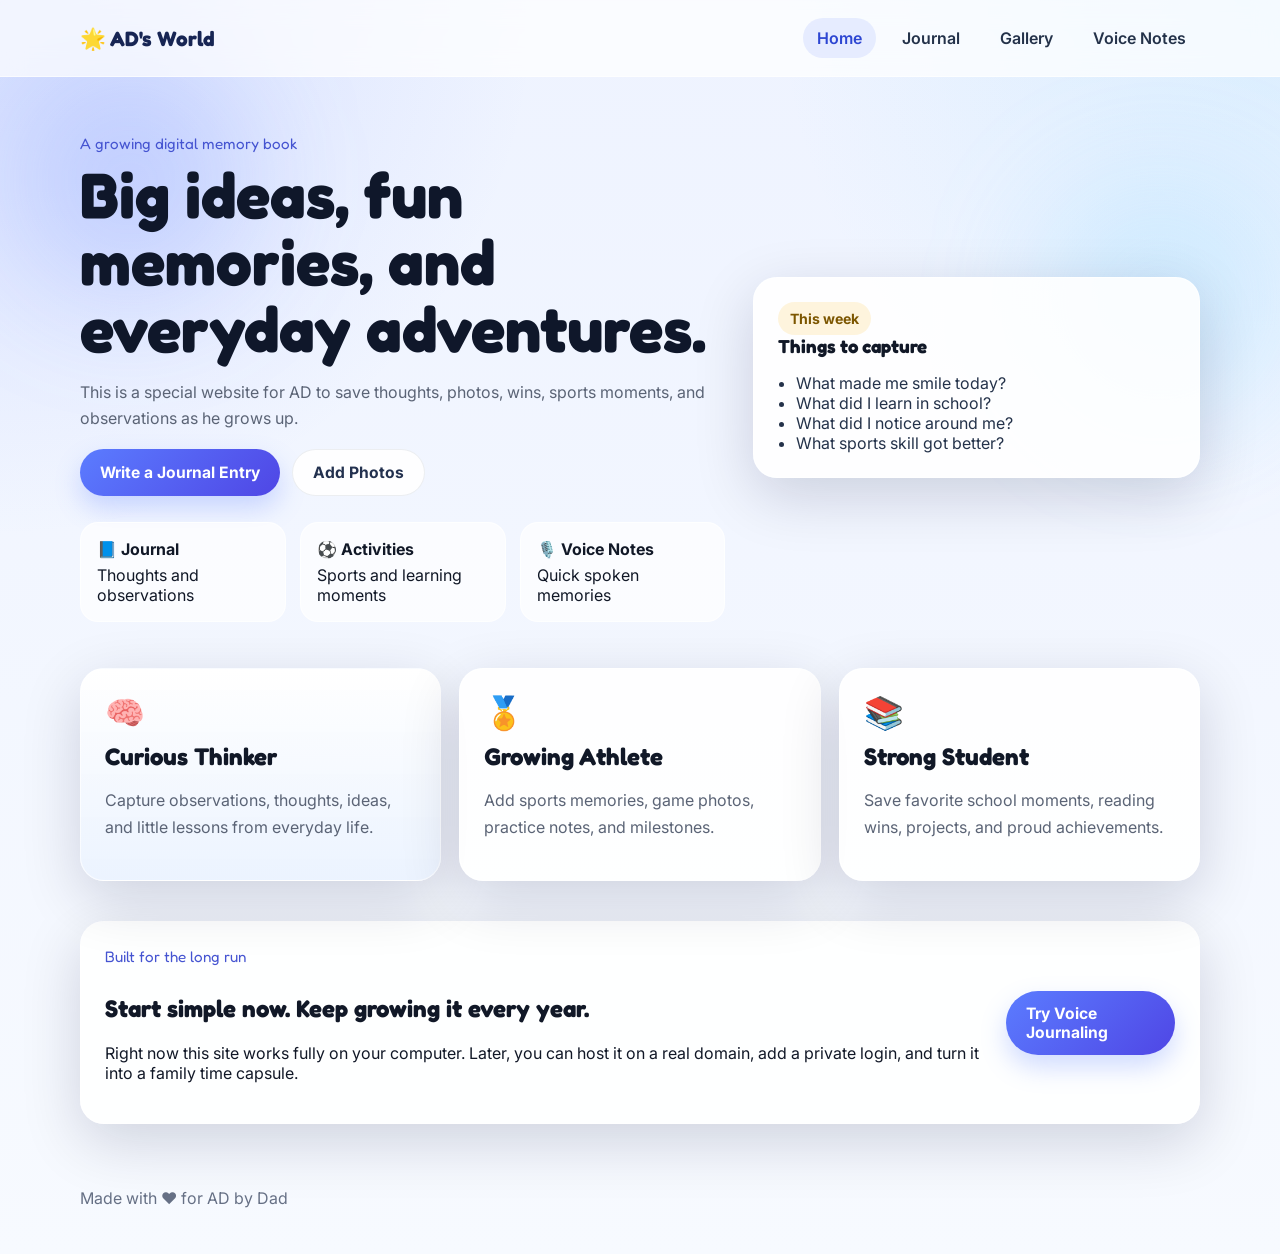
<file: index.html>
<!DOCTYPE html>
<html lang="en">
<head>
  <meta charset="UTF-8" />
  <meta name="viewport" content="width=device-width, initial-scale=1.0" />
  <title>AD's Adventure Journal</title>
  <link rel="preconnect" href="https://fonts.googleapis.com">
  <link rel="preconnect" href="https://fonts.gstatic.com" crossorigin>
  <link href="https://fonts.googleapis.com/css2?family=Fredoka:wght@400;500;600;700&family=Inter:wght@400;500;600;700;800&display=swap" rel="stylesheet">
  <link rel="stylesheet" href="style.css" />
</head>
<body>
  <div class="bg-orb orb-1"></div>
  <div class="bg-orb orb-2"></div>

  <header class="site-header">
    <div class="container nav-wrap">
      <a class="logo" href="index.html">🌟 AD's World</a>
      <nav class="nav">
        <a href="index.html" class="active">Home</a>
        <a href="journal.html">Journal</a>
        <a href="gallery.html">Gallery</a>
        <a href="voice.html">Voice Notes</a>
      </nav>
    </div>
  </header>

  <main>
    <section class="hero container">
      <div class="hero-copy">
        <span class="eyebrow">A growing digital memory book</span>
        <h1>Big ideas, fun memories, and everyday adventures.</h1>
        <p>
          This is a special website for AD to save thoughts, photos, wins, sports moments,
          and observations as he grows up.
        </p>
        <div class="cta-row">
          <a class="btn btn-primary" href="journal.html">Write a Journal Entry</a>
          <a class="btn btn-secondary" href="gallery.html">Add Photos</a>
        </div>
        <div class="mini-stats">
          <div class="stat">
            <strong>📘 Journal</strong>
            <span>Thoughts and observations</span>
          </div>
          <div class="stat">
            <strong>⚽ Activities</strong>
            <span>Sports and learning moments</span>
          </div>
          <div class="stat">
            <strong>🎙️ Voice Notes</strong>
            <span>Quick spoken memories</span>
          </div>
        </div>
      </div>

      <div class="hero-card glass">
        <div class="hero-badge">This week</div>
        <h3>Things to capture</h3>
        <ul class="checklist">
          <li>What made me smile today?</li>
          <li>What did I learn in school?</li>
          <li>What did I notice around me?</li>
          <li>What sports skill got better?</li>
        </ul>
      </div>
    </section>

    <section class="container section-grid">
      <article class="card card-highlight">
        <span class="card-icon">🧠</span>
        <h2>Curious Thinker</h2>
        <p>Capture observations, thoughts, ideas, and little lessons from everyday life.</p>
      </article>

      <article class="card">
        <span class="card-icon">🏅</span>
        <h2>Growing Athlete</h2>
        <p>Add sports memories, game photos, practice notes, and milestones.</p>
      </article>

      <article class="card">
        <span class="card-icon">📚</span>
        <h2>Strong Student</h2>
        <p>Save favorite school moments, reading wins, projects, and proud achievements.</p>
      </article>
    </section>

    <section class="container feature-band glass">
      <div>
        <span class="eyebrow">Built for the long run</span>
        <h2>Start simple now. Keep growing it every year.</h2>
        <p>
          Right now this site works fully on your computer. Later, you can host it on a real domain,
          add a private login, and turn it into a family time capsule.
        </p>
      </div>
      <a class="btn btn-primary" href="voice.html">Try Voice Journaling</a>
    </section>
  </main>

  <footer class="site-footer container">
    <p>Made with ❤️ for AD by Dad</p>
  </footer>
</body>
</html>
</file>
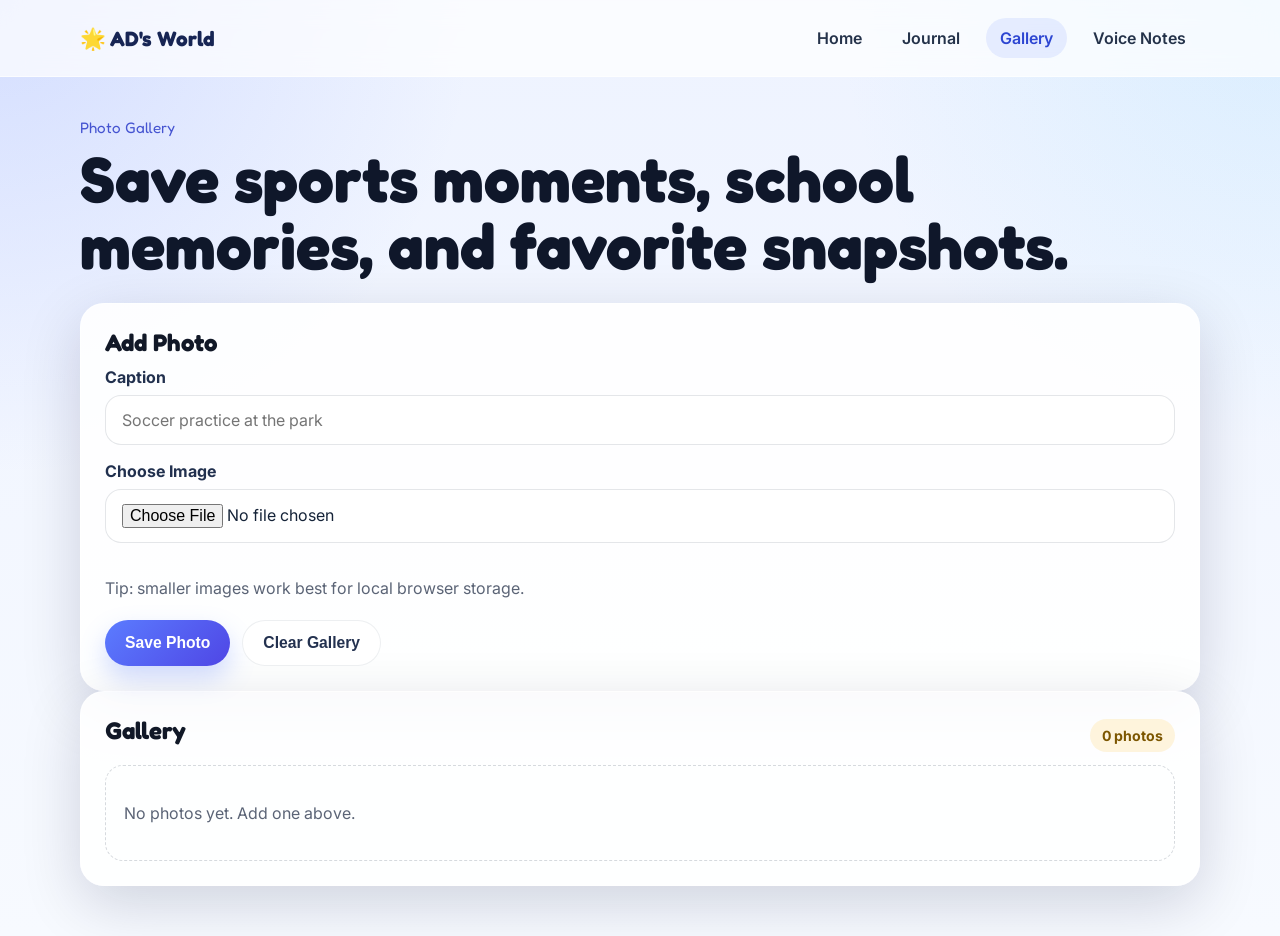
<file: gallery.html>
<!DOCTYPE html>
<html lang="en">
<head>
  <meta charset="UTF-8" />
  <meta name="viewport" content="width=device-width, initial-scale=1.0" />
  <title>Gallery | AD's Adventure Journal</title>
  <link rel="preconnect" href="https://fonts.googleapis.com">
  <link rel="preconnect" href="https://fonts.gstatic.com" crossorigin>
  <link href="https://fonts.googleapis.com/css2?family=Fredoka:wght@400;500;600;700&family=Inter:wght@400;500;600;700;800&display=swap" rel="stylesheet">
  <link rel="stylesheet" href="style.css" />
</head>
<body>
  <header class="site-header">
    <div class="container nav-wrap">
      <a class="logo" href="index.html">🌟 AD's World</a>
      <nav class="nav">
        <a href="index.html">Home</a>
        <a href="journal.html">Journal</a>
        <a href="gallery.html" class="active">Gallery</a>
        <a href="voice.html">Voice Notes</a>
      </nav>
    </div>
  </header>

  <main class="container page-content">
    <section class="page-title">
      <span class="eyebrow">Photo Gallery</span>
      <h1>Save sports moments, school memories, and favorite snapshots.</h1>
    </section>

    <section class="card form-card">
      <h2>Add Photo</h2>
      <label for="photoCaption">Caption</label>
      <input id="photoCaption" type="text" placeholder="Soccer practice at the park" />

      <label for="photoInput">Choose Image</label>
      <input id="photoInput" type="file" accept="image/*" />

      <p class="helper">Tip: smaller images work best for local browser storage.</p>

      <div class="action-row">
        <button class="btn btn-primary" id="savePhotoBtn">Save Photo</button>
        <button class="btn btn-secondary" id="clearGalleryBtn">Clear Gallery</button>
      </div>
    </section>

    <section class="card">
      <div class="section-head">
        <h2>Gallery</h2>
        <span class="pill" id="galleryCount">0 photos</span>
      </div>
      <div id="galleryGrid" class="gallery-grid empty-state">
        <p>No photos yet. Add one above.</p>
      </div>
    </section>
  </main>

  <script src="script.js"></script>
</body>
</html>
</file>
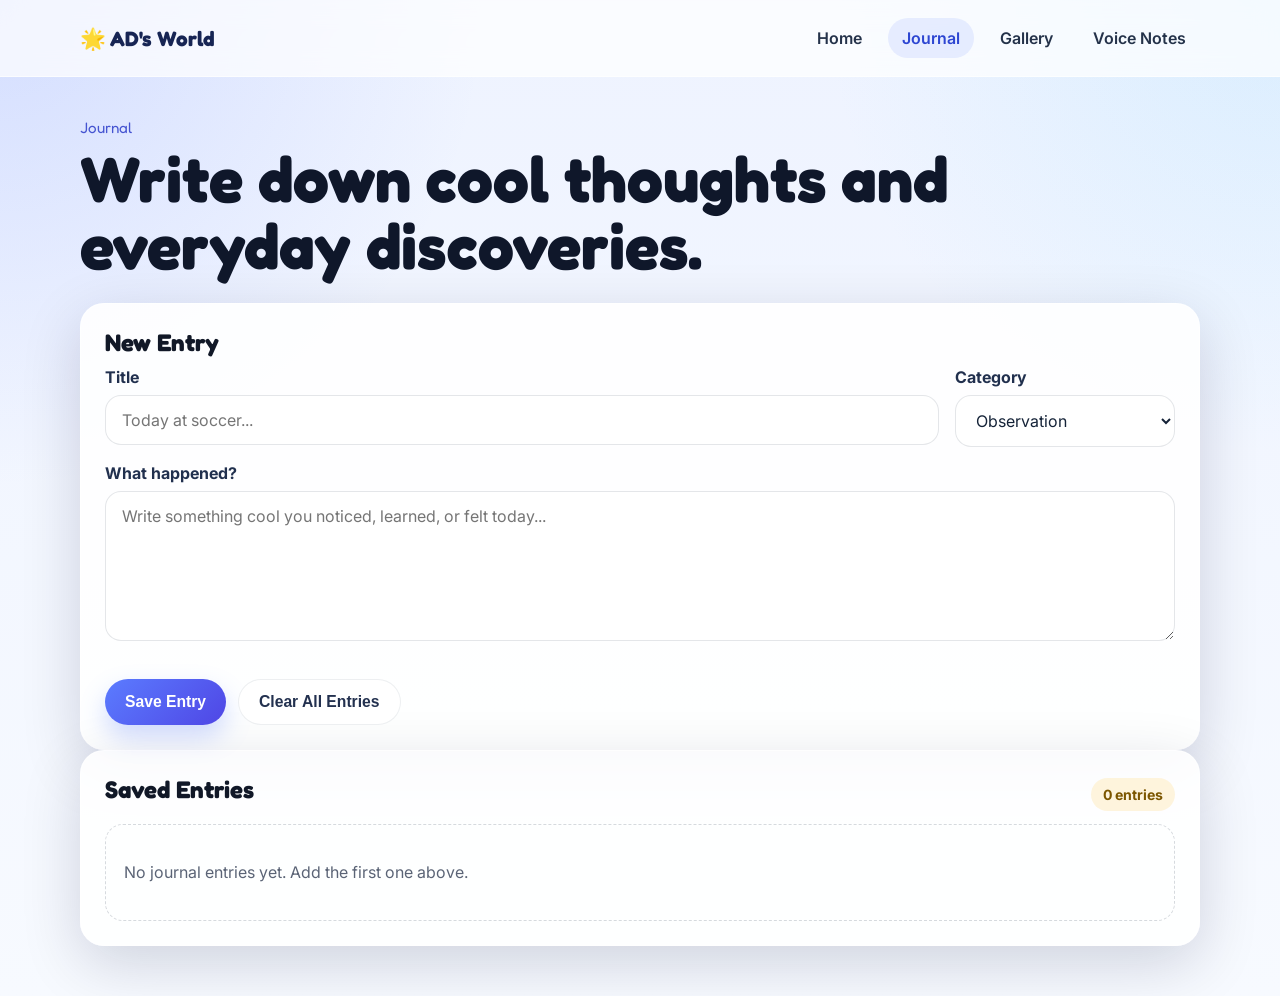
<file: journal.html>
<!DOCTYPE html>
<html lang="en">
<head>
  <meta charset="UTF-8" />
  <meta name="viewport" content="width=device-width, initial-scale=1.0" />
  <title>Journal | AD's Adventure Journal</title>
  <link rel="preconnect" href="https://fonts.googleapis.com">
  <link rel="preconnect" href="https://fonts.gstatic.com" crossorigin>
  <link href="https://fonts.googleapis.com/css2?family=Fredoka:wght@400;500;600;700&family=Inter:wght@400;500;600;700;800&display=swap" rel="stylesheet">
  <link rel="stylesheet" href="style.css" />
</head>
<body>
  <div class="page-shell">
    <header class="site-header">
      <div class="container nav-wrap">
        <a class="logo" href="index.html">🌟 AD's World</a>
        <nav class="nav">
          <a href="index.html">Home</a>
          <a href="journal.html" class="active">Journal</a>
          <a href="gallery.html">Gallery</a>
          <a href="voice.html">Voice Notes</a>
        </nav>
      </div>
    </header>

    <main class="container page-content">
      <section class="page-title">
        <span class="eyebrow">Journal</span>
        <h1>Write down cool thoughts and everyday discoveries.</h1>
      </section>

      <section class="card form-card">
        <h2>New Entry</h2>
        <div class="grid-two">
          <div>
            <label for="title">Title</label>
            <input id="title" type="text" placeholder="Today at soccer..." />
          </div>
          <div>
            <label for="category">Category</label>
            <select id="category">
              <option>Observation</option>
              <option>School</option>
              <option>Sports</option>
              <option>Family</option>
              <option>Fun</option>
            </select>
          </div>
        </div>

        <label for="content">What happened?</label>
        <textarea id="content" rows="6" placeholder="Write something cool you noticed, learned, or felt today..."></textarea>

        <div class="action-row">
          <button class="btn btn-primary" id="saveEntryBtn">Save Entry</button>
          <button class="btn btn-secondary" id="clearEntriesBtn">Clear All Entries</button>
        </div>
      </section>

      <section class="card">
        <div class="section-head">
          <h2>Saved Entries</h2>
          <span class="pill" id="entryCount">0 entries</span>
        </div>
        <div id="entries" class="stack-list empty-state">
          <p>No journal entries yet. Add the first one above.</p>
        </div>
      </section>
    </main>
  </div>

  <script src="script.js"></script>
</body>
</html>
</file>
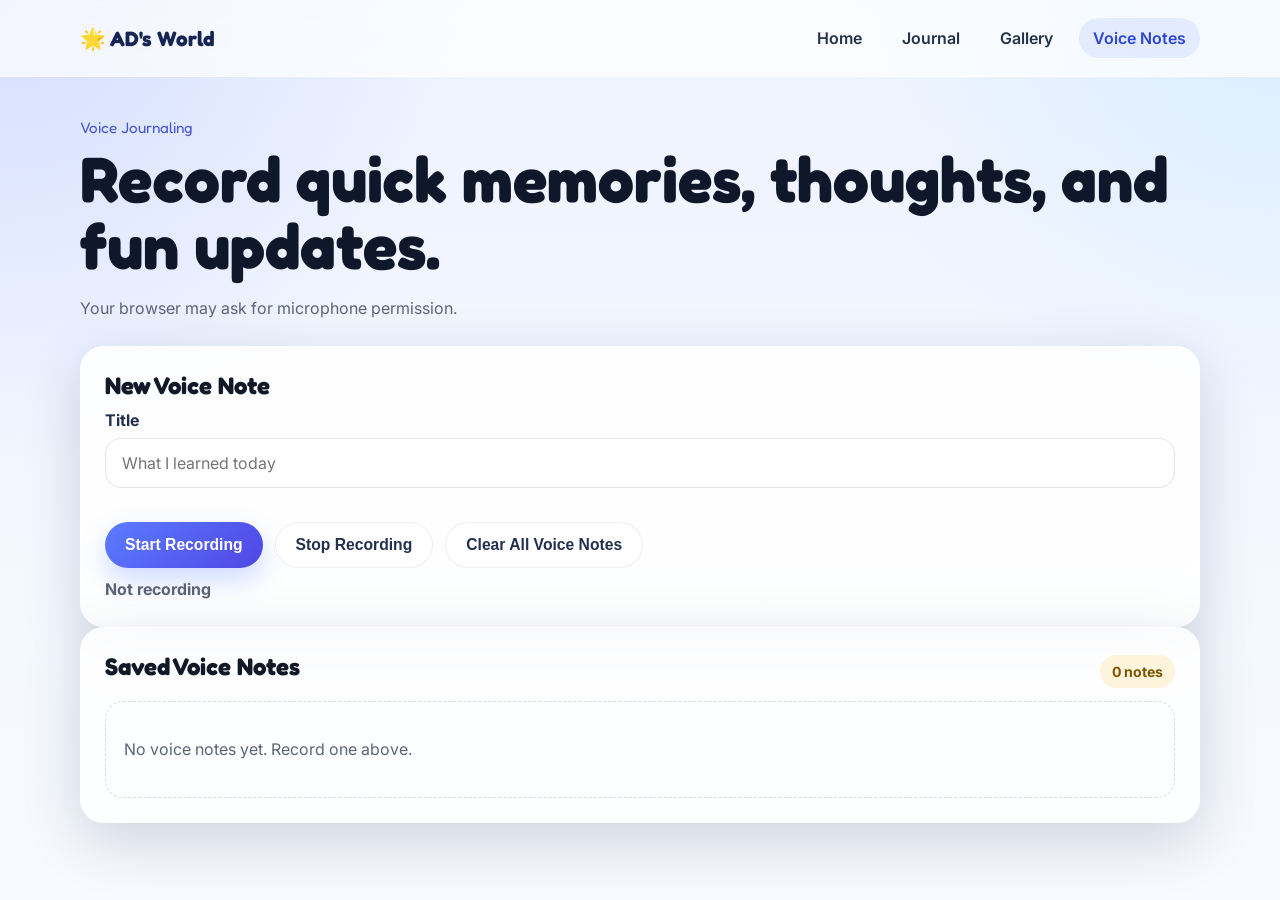
<file: voice.html>
<!DOCTYPE html>
<html lang="en">
<head>
  <meta charset="UTF-8" />
  <meta name="viewport" content="width=device-width, initial-scale=1.0" />
  <title>Voice Notes | AD's Adventure Journal</title>
  <link rel="preconnect" href="https://fonts.googleapis.com">
  <link rel="preconnect" href="https://fonts.gstatic.com" crossorigin>
  <link href="https://fonts.googleapis.com/css2?family=Fredoka:wght@400;500;600;700&family=Inter:wght@400;500;600;700;800&display=swap" rel="stylesheet">
  <link rel="stylesheet" href="style.css" />
</head>
<body>
  <header class="site-header">
    <div class="container nav-wrap">
      <a class="logo" href="index.html">🌟 AD's World</a>
      <nav class="nav">
        <a href="index.html">Home</a>
        <a href="journal.html">Journal</a>
        <a href="gallery.html">Gallery</a>
        <a href="voice.html" class="active">Voice Notes</a>
      </nav>
    </div>
  </header>

  <main class="container page-content">
    <section class="page-title">
      <span class="eyebrow">Voice Journaling</span>
      <h1>Record quick memories, thoughts, and fun updates.</h1>
      <p class="helper">Your browser may ask for microphone permission.</p>
    </section>

    <section class="card form-card">
      <h2>New Voice Note</h2>
      <label for="voiceTitle">Title</label>
      <input id="voiceTitle" type="text" placeholder="What I learned today" />

      <div class="action-row">
        <button class="btn btn-primary" id="startRecordingBtn">Start Recording</button>
        <button class="btn btn-secondary" id="stopRecordingBtn" disabled>Stop Recording</button>
        <button class="btn btn-secondary" id="clearVoiceBtn">Clear All Voice Notes</button>
      </div>

      <div id="recordingStatus" class="recording-status">Not recording</div>
    </section>

    <section class="card">
      <div class="section-head">
        <h2>Saved Voice Notes</h2>
        <span class="pill" id="voiceCount">0 notes</span>
      </div>
      <div id="voiceList" class="stack-list empty-state">
        <p>No voice notes yet. Record one above.</p>
      </div>
    </section>
  </main>

  <script src="script.js"></script>
</body>
</html>
</file>
<file: style.css>
* { box-sizing: border-box; }
:root {
  --card: rgba(255, 255, 255, 0.88);
  --text: #111827;
  --muted: #5b6476;
  --primary: #5b7cff;
  --shadow: 0 18px 60px rgba(8, 15, 52, 0.16);
  --radius: 24px;
}
html, body { margin: 0; padding: 0; min-height: 100%; }
body {
  font-family: "Inter", sans-serif;
  color: var(--text);
  background:
    radial-gradient(circle at top left, rgba(91, 124, 255, 0.18), transparent 30%),
    radial-gradient(circle at top right, rgba(125, 211, 252, 0.18), transparent 28%),
    linear-gradient(180deg, #eef3ff 0%, #f7faff 100%);
}
h1, h2, h3, .logo, .eyebrow { font-family: "Fredoka", sans-serif; }
.container { width: min(1120px, calc(100% - 32px)); margin: 0 auto; }
.site-header {
  position: sticky; top: 0; z-index: 50; backdrop-filter: blur(12px);
  background: rgba(255,255,255,0.7); border-bottom: 1px solid rgba(255,255,255,0.6);
}
.nav-wrap { display: flex; justify-content: space-between; align-items: center; min-height: 76px; gap: 18px; }
.logo { color: #172554; text-decoration: none; font-size: 1.3rem; font-weight: 700; }
.nav { display: flex; gap: 12px; flex-wrap: wrap; }
.nav a { text-decoration: none; color: #24324a; font-weight: 600; padding: 10px 14px; border-radius: 999px; }
.nav a.active, .nav a:hover { background: rgba(91, 124, 255, 0.12); color: #2d46d2; }
.hero { display: grid; grid-template-columns: 1.3fr 0.9fr; gap: 28px; padding: 56px 0 34px; align-items: center; }
.eyebrow { display: inline-block; font-size: 0.95rem; color: #4554d1; margin-bottom: 8px; }
.hero h1, .page-title h1 { font-size: clamp(2rem, 5vw, 4rem); line-height: 1.05; margin: 0 0 14px; color: #0f172a; }
.hero p, .page-title p, .card p, .helper, .recording-status { color: var(--muted); line-height: 1.65; }
.cta-row, .action-row { display: flex; gap: 12px; flex-wrap: wrap; margin-top: 18px; }
.btn {
  appearance: none; border: none; border-radius: 999px; padding: 13px 20px; font-weight: 700; font-size: 0.98rem;
  cursor: pointer; text-decoration: none; display: inline-flex; align-items: center; justify-content: center;
}
.btn-primary { color: white; background: linear-gradient(135deg, #5b7cff 0%, #4f46e5 100%); box-shadow: 0 12px 26px rgba(91, 124, 255, 0.28); }
.btn-secondary { color: #23314f; background: rgba(255, 255, 255, 0.88); border: 1px solid rgba(35, 49, 79, 0.08); }
.glass, .card { background: var(--card); border: 1px solid rgba(255,255,255,0.65); box-shadow: var(--shadow); border-radius: var(--radius); }
.hero-card, .card, .feature-band { padding: 24px; }
.hero-card h3, .card h2 { margin-top: 0; margin-bottom: 10px; }
.hero-badge, .pill {
  display: inline-flex; align-items: center; border-radius: 999px; padding: 8px 12px;
  background: rgba(255, 209, 102, 0.22); color: #7c5600; font-weight: 700; font-size: 0.88rem;
}
.checklist { margin: 16px 0 0; padding-left: 18px; color: #24324a; }
.mini-stats { display: grid; grid-template-columns: repeat(3, 1fr); gap: 14px; margin-top: 26px; }
.stat { background: rgba(255,255,255,0.68); border: 1px solid rgba(255,255,255,0.72); padding: 16px; border-radius: 18px; }
.stat strong { display: block; margin-bottom: 6px; }
.section-grid { display: grid; grid-template-columns: repeat(3, 1fr); gap: 18px; padding: 12px 0 28px; }
.card-highlight { background: linear-gradient(180deg, rgba(255,255,255,0.94), rgba(235,243,255,0.96)); }
.card-icon { font-size: 2rem; display: inline-block; margin-bottom: 10px; }
.feature-band { display: flex; align-items: center; justify-content: space-between; gap: 20px; margin: 12px auto 40px; }
.page-content { padding: 40px 0 50px; }
.page-title { margin-bottom: 24px; }
label { display: block; font-weight: 700; margin-bottom: 8px; color: #21304e; }
input[type="text"], input[type="file"], select, textarea {
  width: 100%; border: 1px solid rgba(36, 50, 74, 0.12); background: rgba(255,255,255,0.95);
  border-radius: 16px; padding: 14px 16px; font: inherit; color: #152338; margin-bottom: 16px;
}
textarea { resize: vertical; min-height: 140px; }
.grid-two { display: grid; grid-template-columns: 1fr 220px; gap: 16px; }
.section-head { display: flex; align-items: center; justify-content: space-between; gap: 16px; margin-bottom: 10px; }
.stack-list { display: grid; gap: 14px; }
.entry-card, .voice-card {
  border: 1px solid rgba(36,50,74,0.08); border-radius: 18px; padding: 18px; background: rgba(255,255,255,0.82);
}
.entry-top, .voice-top {
  display: flex; justify-content: space-between; gap: 12px; align-items: start; flex-wrap: wrap; margin-bottom: 10px;
}
.tag { display: inline-flex; border-radius: 999px; padding: 6px 10px; background: rgba(91,124,255,0.12); color: #3650dd; font-size: 0.85rem; font-weight: 700; }
.entry-card h3, .voice-card h3 { margin: 0 0 8px; }
.entry-date, .voice-date { color: #667085; font-size: 0.9rem; }
.empty-state { padding: 18px; border: 1px dashed rgba(36,50,74,0.18); border-radius: 18px; color: #667085; }
.gallery-grid { display: grid; grid-template-columns: repeat(3, 1fr); gap: 16px; }
.gallery-card { overflow: hidden; background: rgba(255,255,255,0.9); border-radius: 20px; border: 1px solid rgba(36,50,74,0.08); }
.gallery-card img { width: 100%; height: 220px; object-fit: cover; display: block; }
.gallery-meta { padding: 14px; }
.gallery-meta h3 { margin: 0 0 6px; font-size: 1rem; }
.audio-player { width: 100%; margin-top: 10px; }
.recording-status { margin-top: 8px; font-weight: 700; }
.site-footer { padding: 8px 0 30px; color: #667085; }
.bg-orb { position: fixed; border-radius: 50%; filter: blur(60px); pointer-events: none; z-index: -1; }
.orb-1 { width: 240px; height: 240px; background: rgba(91,124,255,0.22); top: 60px; left: 10px; }
.orb-2 { width: 240px; height: 240px; background: rgba(125,211,252,0.22); top: 180px; right: 0; }
@media (max-width: 900px) {
  .hero, .section-grid, .gallery-grid, .feature-band, .grid-two { grid-template-columns: 1fr; display: grid; }
  .feature-band { justify-content: start; }
  .mini-stats { grid-template-columns: 1fr; }
}
@media (max-width: 640px) {
  .nav-wrap { padding: 10px 0; align-items: start; }
  .nav { gap: 8px; }
  .gallery-grid { grid-template-columns: 1fr; }
  .hero { padding-top: 30px; }
  .hero-card, .card, .feature-band { padding: 18px; }
}
</file>
